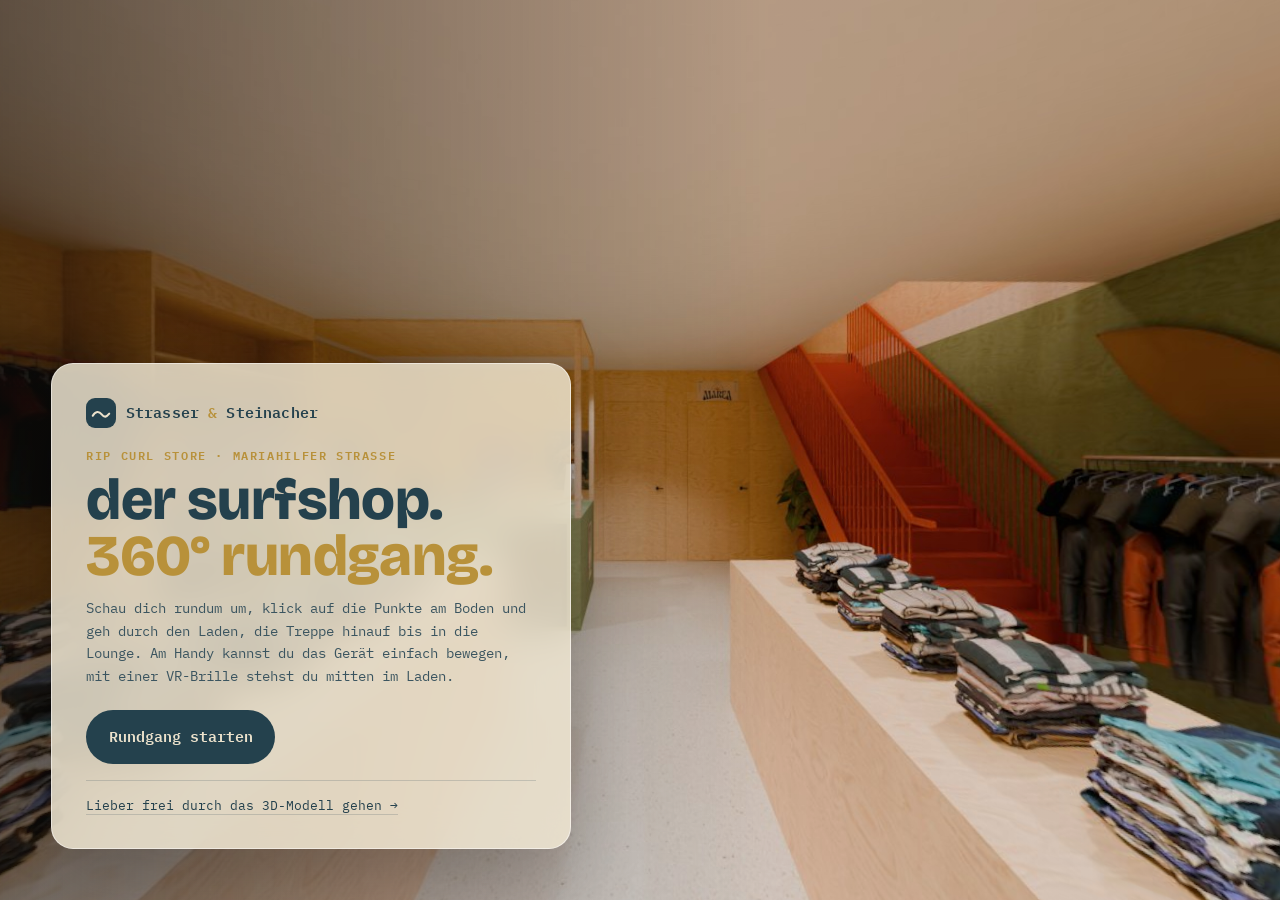
<file: tour.html>
<!doctype html>
<html lang="de">
<head>
<meta charset="utf-8">
<meta name="viewport" content="width=device-width, initial-scale=1, viewport-fit=cover">
<title>Rip Curl Store – 360° Rundgang | Strasser &amp; Steinacher</title>
<meta name="description" content="360°-Rundgang durch den Surfshop von Strasser &amp; Steinacher – im Browser, am Handy oder mit VR-Brille.">
<meta name="theme-color" content="#1b1a18">
<link rel="icon" href="data:image/svg+xml,%3Csvg xmlns='http://www.w3.org/2000/svg' viewBox='0 0 64 64'%3E%3Crect width='64' height='64' rx='14' fill='%23e2552d'/%3E%3Cpath d='M10 40c8-14 18-14 26-4s14 8 18-2' stroke='%23f3eee6' stroke-width='5' fill='none' stroke-linecap='round'/%3E%3C/svg%3E">
<link rel="preconnect" href="https://fonts.googleapis.com">
<link rel="preconnect" href="https://fonts.gstatic.com" crossorigin>
<link href="https://fonts.googleapis.com/css2?family=Bricolage+Grotesque:opsz,wght@12..96,800&family=IBM+Plex+Mono:wght@400;500;600&display=swap" rel="stylesheet">
<link rel="stylesheet" href="style.css">
<link rel="stylesheet" href="tour.css">
<script type="importmap">
{ "imports": {
  "three": "./vendor/three/three.module.min.js",
  "three/addons/": "./vendor/three/addons/"
} }
</script>
</head>
<body class="tour">
<canvas id="scene"></canvas>

<section id="intro" class="intro">
  <div class="intro__card">
    <div class="brand">
      <span class="brand__mark" aria-hidden="true"><svg viewBox="0 0 64 64"><path d="M8 40c8-14 18-14 26-4s14 8 22-2" /></svg></span>
      <span class="brand__name">Strasser <i>&amp;</i> Steinacher</span>
    </div>
    <p class="intro__kicker">Rip Curl Store · Mariahilfer Straße</p>
    <h1>der surfshop.<br><em>360° rundgang.</em></h1>
    <p class="intro__lead">Schau dich rundum um, klick auf die Punkte am Boden und geh durch den Laden, die Treppe hinauf bis in die Lounge. Am Handy kannst du das Gerät einfach bewegen, mit einer VR-Brille stehst du mitten im Laden.</p>
    <div class="progress" id="progress" aria-live="polite">
      <div class="progress__bar"><span id="progressBar"></span></div>
      <span class="progress__label" id="progressLabel">Bilder werden geladen …</span>
    </div>
    <div class="intro__actions" id="introActions" hidden>
      <button class="btn btn--primary" id="btnStart">Rundgang starten</button>
      <button class="btn btn--ghost" id="btnVR" hidden>
        <svg viewBox="0 0 24 24" aria-hidden="true"><path d="M3 8.5A2.5 2.5 0 0 1 5.5 6h13A2.5 2.5 0 0 1 21 8.5v6a2.5 2.5 0 0 1-2.5 2.5h-3.2l-1.6-2.4a2 2 0 0 0-3.4 0L8.7 17H5.5A2.5 2.5 0 0 1 3 14.5z"/></svg>
        Mit VR-Brille
      </button>
    </div>
    <p class="intro__alt"><a href="index.html">Lieber frei durch das 3D-Modell gehen →</a></p>
  </div>
</section>

<header class="hud" id="hud" hidden>
  <div class="hud__brand">
    <span class="brand__mark brand__mark--sm" aria-hidden="true"><svg viewBox="0 0 64 64"><path d="M8 40c8-14 18-14 26-4s14 8 22-2" /></svg></span>
    <span>Strasser <i>&amp;</i> Steinacher</span>
    <span class="hud__floor" id="floorLabel">EG</span>
  </div>
  <nav class="stations" id="stations" aria-label="Standorte"></nav>
  <div class="hud__tools">
    <button class="icon-btn" id="btnGyro" title="Bewegungssensor" hidden><svg viewBox="0 0 24 24"><rect x="7" y="3" width="10" height="18" rx="2"/><path d="M3 9c-1 2-1 4 0 6M21 9c1 2 1 4 0 6"/></svg></button>
    <button class="icon-btn" id="btnVR2" title="VR-Brille" hidden>VR</button>
    <button class="icon-btn" id="btnFull" title="Vollbild"><svg viewBox="0 0 24 24"><path d="M4 9V4h5M20 9V4h-5M4 15v5h5M20 15v5h-5"/></svg></button>
  </div>
</header>

<aside class="map" id="map" hidden>
  <div class="map__tabs"><button data-floor="eg" class="is-active">EG</button><button data-floor="og">OG</button></div>
  <svg id="mapSvg" aria-label="Grundriss"></svg>
</aside>

<div class="tip" id="tip" hidden></div>
<div class="hint" id="hint" hidden>Ziehen zum Umschauen · Punkte am Boden anklicken</div>

<script type="module" src="tour.js"></script>
</body>
</html>
</file>
<file: style.css>
:root{
  --sand:#ece2cc; --paper:#f6f0e2; --ink:#24414d; --muted:#5f6f72; --line:rgba(36,65,77,.18);
  --coral:#d9532f; --sage:#879e7f; --gold:#b8913a; --glass:rgba(240,231,211,.84);
  --serif:"Bricolage Grotesque", system-ui, sans-serif; --sans:"IBM Plex Mono", ui-monospace, Menlo, monospace;
}
*{box-sizing:border-box}
html,body{margin:0;height:100%;background:#1b1a18;color:var(--ink);font-family:var(--sans);overflow:hidden;-webkit-font-smoothing:antialiased}
#scene{position:fixed;inset:0;width:100%;height:100%;display:block;touch-action:none;outline:none}
button{font:inherit;cursor:pointer}
kbd{font-family:var(--sans);font-size:.72rem;font-weight:600;padding:.12rem .38rem;border:1px solid var(--line);border-bottom-width:2px;border-radius:5px;background:var(--paper);color:var(--ink)}
[hidden]{display:none !important}

/* ---------- intro */
.intro{position:fixed;inset:0;display:flex;align-items:flex-end;justify-content:flex-start;padding:clamp(16px,4vw,56px);
  background:linear-gradient(90deg,rgba(20,18,15,.55),rgba(20,18,15,.05) 60%);transition:opacity .8s ease, visibility .8s;z-index:10}
.intro.is-hidden{opacity:0;visibility:hidden;pointer-events:none}
.intro__card{width:min(520px,100%);background:var(--glass);backdrop-filter:blur(18px) saturate(1.2);-webkit-backdrop-filter:blur(18px) saturate(1.2);
  border:1px solid rgba(255,255,255,.5);border-radius:22px;padding:clamp(22px,3vw,34px);box-shadow:0 30px 80px rgba(0,0,0,.25)}
.brand{display:flex;align-items:center;gap:.6rem;font-weight:600;letter-spacing:.01em;font-size:.95rem}
.brand i,.hud__brand i{font-style:normal;color:var(--gold)}
.brand__mark{width:30px;height:30px;border-radius:9px;background:var(--ink);display:grid;place-items:center;flex:none}
.brand__mark svg{width:22px;height:22px;fill:none;stroke:var(--sand);stroke-width:6;stroke-linecap:round}
.brand__mark--sm{width:24px;height:24px;border-radius:7px}
.brand__mark--sm svg{width:17px;height:17px}
.intro h1{font-family:var(--serif);font-weight:800;text-transform:lowercase;font-size:clamp(2.3rem,5.4vw,3.6rem);line-height:.98;letter-spacing:-.01em;margin:1.1rem 0 .8rem}
.intro h1 em{color:var(--gold);font-style:normal}
.intro__lead{margin:0 0 1.4rem;color:#3b5560;line-height:1.6;font-size:.88rem}
.progress{display:grid;gap:.5rem;margin-bottom:.4rem}
.progress__bar{height:4px;border-radius:9px;background:rgba(29,27,24,.1);overflow:hidden}
.progress__bar span{display:block;height:100%;width:0;background:var(--coral);transition:width .25s ease}
.progress__label{font-size:.82rem;color:var(--muted)}
.intro__actions{display:flex;flex-wrap:wrap;gap:.6rem;margin:.2rem 0 .4rem}
.btn{display:inline-flex;align-items:center;gap:.5rem;border-radius:999px;padding:.85rem 1.35rem;font-weight:600;font-size:.95rem;border:1px solid transparent;transition:transform .15s ease, background .2s ease, box-shadow .2s}
.btn svg{width:20px;height:20px;fill:currentColor}
.btn:active{transform:scale(.97)}
.btn--primary{background:var(--ink);color:var(--sand)}
.btn--primary:hover{background:#000;box-shadow:0 8px 24px rgba(0,0,0,.2)}
.btn--ghost{background:transparent;border-color:var(--ink);color:var(--ink)}
.btn--ghost:hover{background:var(--ink);color:var(--sand)}
.intro__vrnote{font-size:.8rem;color:var(--muted);margin:.5rem 0 0;line-height:1.45}
.keys{list-style:none;padding:1rem 0 0;margin:1.1rem 0 0;border-top:1px solid var(--line);display:flex;flex-wrap:wrap;gap:.5rem 1.1rem;font-size:.8rem;color:var(--muted)}
.keys li{display:flex;align-items:center;gap:.25rem}
.keys__touch{display:none !important}
@media (pointer:coarse){.keys li{display:none !important}.keys .keys__touch{display:flex !important}}

/* ---------- HUD */
.hud{position:fixed;top:0;left:0;right:0;display:flex;align-items:center;gap:12px;padding:max(12px,env(safe-area-inset-top)) 16px 12px;z-index:5;pointer-events:none}
.hud>*{pointer-events:auto}
.hud__brand{display:flex;align-items:center;gap:.5rem;background:var(--glass);backdrop-filter:blur(14px);-webkit-backdrop-filter:blur(14px);padding:.45rem .8rem .45rem .5rem;border-radius:999px;font-weight:600;font-size:.85rem;white-space:nowrap}
.hud__floor{margin-left:.2rem;font-size:.7rem;font-weight:600;background:var(--ink);color:var(--sand);border-radius:999px;padding:.12rem .5rem;letter-spacing:.06em}
.stations{display:flex;gap:6px;margin:0 auto;overflow-x:auto;scrollbar-width:none;max-width:100%;padding:2px}
.stations::-webkit-scrollbar{display:none}
.chip{border:0;border-radius:999px;padding:.5rem .9rem;background:var(--glass);backdrop-filter:blur(14px);-webkit-backdrop-filter:blur(14px);font-size:.82rem;font-weight:500;color:var(--ink);white-space:nowrap;transition:background .2s,color .2s}
.chip:hover{background:var(--paper)}
.chip.is-active{background:var(--ink);color:var(--sand)}
.hud__tools{display:flex;gap:6px}
.icon-btn{width:38px;height:38px;border-radius:50%;border:0;background:var(--glass);backdrop-filter:blur(14px);-webkit-backdrop-filter:blur(14px);display:grid;place-items:center;font-weight:700;font-size:.75rem;color:var(--ink)}
.icon-btn svg{width:18px;height:18px;fill:none;stroke:var(--ink);stroke-width:1.8;stroke-linecap:round;stroke-linejoin:round}
.icon-btn:hover{background:var(--paper)}
#btnVR2{background:var(--coral);color:#fff}

.crosshair{position:fixed;left:50%;top:50%;width:6px;height:6px;margin:-3px 0 0 -3px;border-radius:50%;background:rgba(255,255,255,.85);box-shadow:0 0 0 1px rgba(0,0,0,.25);z-index:4;pointer-events:none}
.hint{position:fixed;left:50%;bottom:max(18px,env(safe-area-inset-bottom));transform:translateX(-50%);background:var(--glass);backdrop-filter:blur(14px);-webkit-backdrop-filter:blur(14px);padding:.55rem .95rem;border-radius:999px;font-size:.8rem;color:var(--ink);z-index:4;white-space:nowrap;transition:opacity .5s}
.hint.is-faded{opacity:0}

.joy{position:fixed;left:max(22px,env(safe-area-inset-left));bottom:max(26px,env(safe-area-inset-bottom));width:116px;height:116px;border-radius:50%;background:rgba(251,248,243,.22);border:1px solid rgba(255,255,255,.55);backdrop-filter:blur(8px);-webkit-backdrop-filter:blur(8px);z-index:6;touch-action:none}
.joy__knob{position:absolute;left:50%;top:50%;width:50px;height:50px;margin:-25px 0 0 -25px;border-radius:50%;background:var(--paper);box-shadow:0 6px 18px rgba(0,0,0,.25)}

.help{border:0;border-radius:20px;padding:26px 28px;max-width:min(520px,calc(100vw - 32px));background:var(--paper);color:var(--ink);box-shadow:0 30px 80px rgba(0,0,0,.35)}
.help::backdrop{background:rgba(20,18,15,.45);backdrop-filter:blur(3px)}
.help h2{font-family:var(--serif);font-weight:800;font-size:2rem;margin:0 0 .8rem}
.help dl{margin:0 0 1.2rem;display:grid;gap:.25rem}
.help dt{font-weight:600;font-size:.85rem;margin-top:.6rem}
.help dd{margin:0;color:#4a443c;font-size:.9rem;line-height:1.5}

@media (max-width:720px){
  .hud{flex-wrap:wrap;gap:8px}
  .hud__brand span:not(.brand__mark):not(.hud__floor){display:none}
  .stations{order:3;width:100%;margin:0}
  .hud__tools{margin-left:auto}
  .intro{align-items:flex-end;padding:16px}
  .hint{display:none}
}
.intro__kicker{margin:1.1rem 0 0;font-size:.72rem;letter-spacing:.14em;text-transform:uppercase;color:var(--gold);font-weight:600}
.intro h1{margin-top:.4rem}
</file>
<file: tour.css>
body.tour #scene{cursor:grab}
body.tour #scene.is-dragging{cursor:grabbing}
body.tour #scene.is-hot{cursor:pointer}
.intro__alt{margin:1rem 0 0;padding-top:1rem;border-top:1px solid var(--line);font-size:.8rem}
.intro__alt a{color:var(--ink);text-decoration:none;border-bottom:1px solid var(--line)}
.intro__alt a:hover{border-color:var(--ink)}

.map{position:fixed;left:max(16px,env(safe-area-inset-left));bottom:max(16px,env(safe-area-inset-bottom));z-index:5;
  background:var(--glass);backdrop-filter:blur(14px);-webkit-backdrop-filter:blur(14px);border-radius:16px;padding:8px;width:150px}
.map__tabs{display:flex;gap:4px;margin-bottom:6px}
.map__tabs button{flex:1;border:0;border-radius:999px;padding:.25rem 0;font-size:.72rem;font-weight:600;background:transparent;color:var(--ink)}
.map__tabs button.is-active{background:var(--ink);color:var(--sand)}
#mapSvg{display:block;width:100%;height:auto;overflow:hidden;border-radius:10px}
#mapSvg .wall{stroke:var(--ink);stroke-width:.07;fill:none;stroke-linecap:round}
#mapSvg .glass{stroke:#6f97a6;stroke-width:.05;fill:none}
#mapSvg .stair{stroke:var(--coral);stroke-width:.05;fill:none}
#mapSvg .street{fill:rgba(36,65,77,.07)}
#mapSvg .pt{fill:var(--paper);stroke:var(--ink);stroke-width:.08;cursor:pointer}
#mapSvg .pt:hover{fill:var(--gold)}
#mapSvg .pt.is-here{fill:var(--coral);stroke:#fff}
#mapSvg .cone{fill:rgba(217,83,47,.28)}

.tip{position:fixed;z-index:6;pointer-events:none;transform:translate(-50%,-140%);background:var(--ink);color:var(--sand);
  font-size:.78rem;font-weight:600;padding:.35rem .7rem;border-radius:999px;white-space:nowrap}
.fade{position:fixed;inset:0;background:#000;opacity:0;pointer-events:none;transition:opacity .35s;z-index:3}
@media (max-width:720px){.map{width:118px}}
</file>
